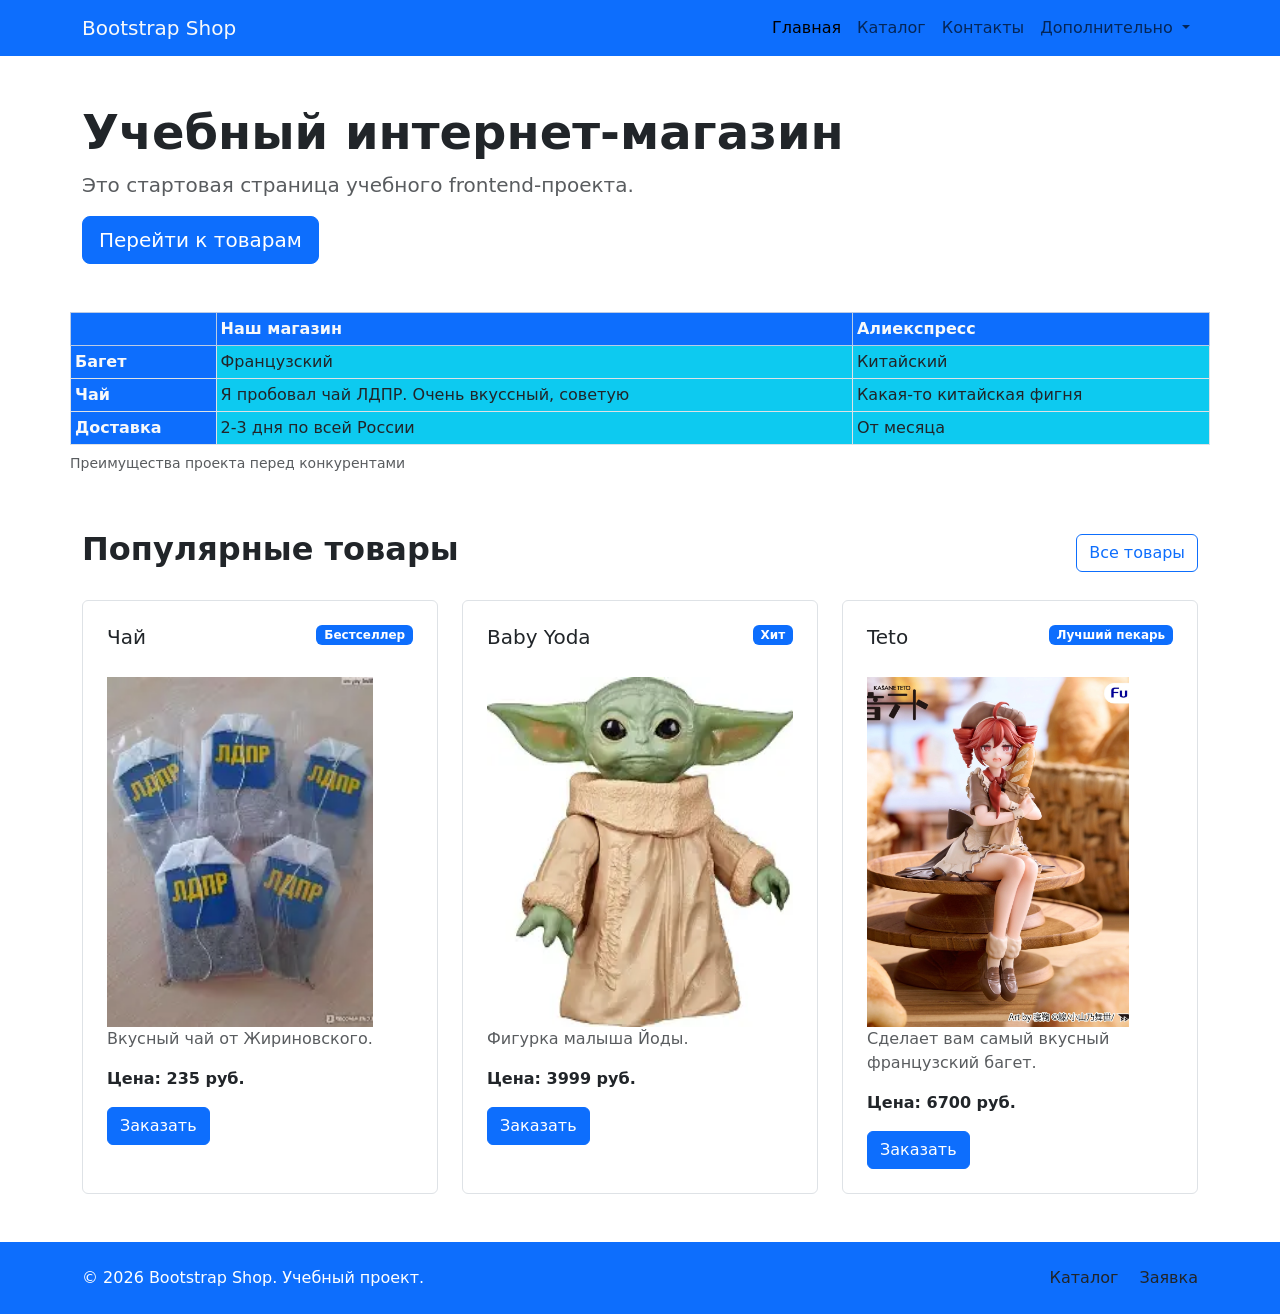
<file: index.html>
<!DOCTYPE html>
<html lang="ru">
<head>
  <meta charset="UTF-8">
  <meta name="viewport" content="width=device-width, initial-scale=1.0">
  <meta property="og:type" content="website">
  <meta property="og:title" content="Учебный интернет-магазин">
  <meta property="og:description" content="Учебный frontend-проект интернет-магазина.">
  <meta property="og:image" content="https://needmorecoffee2.github.io/kr2-bootstrap-shop/images/preview.jpg">
  <title>Главная страница</title>
  <!-- <link rel="stylesheet" href="https://cdn.jsdelivr.net/npm/bootstrap@5.3.3/dist/css/bootstrap.min.css"> -->
  <link rel="stylesheet" href="vendor/bootstrap/css/bootstrap.min.css">
  <link rel="stylesheet" href="css/custom.css">
  <!-- <script src="https://cdn.jsdelivr.net/npm/bootstrap@5.3.3/dist/js/bootstrap.bundle.min.js" defer></script> -->
  <script src="vendor/bootstrap/js/bootstrap.bundle.min.js" defer></script>
</head>
<body>
  <header>
    <nav class="navbar navbar-expand-lg bg-primary">
      <div class="container">
        <a class="navbar-brand text-light" href="index.html">Bootstrap Shop</a>

        <button
          class="navbar-toggler"
          type="button"
          data-bs-toggle="collapse"
          data-bs-target="#mainNavbar"
          aria-controls="mainNavbar"
          aria-expanded="false"
          aria-label="Переключить навигацию"
        >
          <span class="navbar-toggler-icon"></span>
        </button>

        <div class="collapse navbar-collapse" id="mainNavbar">
          <ul class="navbar-nav ms-auto">
            <li class="nav-item">
              <a class="nav-link active" aria-current="page" href="index.html">
                Главная
              </a>
            </li>
            <li class="nav-item">
              <a class="nav-link" href="catalog.html">Каталог</a>
            </li>
            <li class="nav-item">
              <a class="nav-link" href="contacts.html">Контакты</a>
            </li>
            <li class="nav-item dropdown">
              <a
                class="nav-link dropdown-toggle"
                href="#"
                role="button"
                data-bs-toggle="dropdown"
                aria-expanded="false"
              >
                Дополнительно
              </a>
              <ul class="dropdown-menu">
                <li><a class="dropdown-item" href="order.html">Оформить заявку</a></li>
                <li><a class="dropdown-item" href="index.html#popular">Популярные товары</a></li>
                <li><a class="dropdown-item" href="index.html#advantages">Преимущества</a></li>
              </ul>
            </li>
          </ul>
        </div>
      </div>
    </nav>
  </header>

  <main>
    <section class="container my-5" class="row align-items-center g-4">
      <h1 class="display-5 fw-bold">Учебный интернет-магазин</h1>
      <p class="lead text-muted">
        Это стартовая страница учебного frontend-проекта.
      </p>
      <a class="btn btn-primary btn-lg" href="#popular">Перейти к товарам</a>
    </section>

    <table class="table w-200% table-hover table-bordered table-sm container" id="advantages">
      <caption class="small text-muted">Преимущества проекта перед конкурентами</caption>

      <thead class="table-primary">
        <tr>
          <th class="bg-primary text-light" scope="col"></th>
          <th class="bg-primary text-light" scope="col">Наш магазин</th>
          <th class="bg-primary text-light" scope="col">Алиекспресс</th>
        </tr>

        <tbody>
          <tr>
            <th class="bg-primary text-light" scope="row">Багет</th>
            <td class="bg-info">Французский</td>
            <td class="bg-info">Китайский</td>
          </tr>
          <tr>
            <th class="bg-primary text-light" scope="row">Чай</th>
            <td class="bg-info">Я пробовал чай ЛДПР. Очень вкуссный, советую</td>
            <td class="bg-info">Какая-то китайская фигня</td>
          </tr>
          <tr>
            <th class="bg-primary text-light" scope="row">Доставка</th>
            <td class="bg-info">2-3 дня по всей России</td>
            <td class="bg-info">От месяца</td>
          </tr>
        </tbody>
      </thead>
    </table>

    <section class="container my-5" id="popular">
      <div class="d-flex justify-content-between align-items-center mb-4">
        <h2 class="display-7 fw-bold">Популярные товары</h2>
        <a class="btn btn-outline-primary" href="catalog.html">Все товары</a>
      </div>

      <div class="row g-4">
        <article class="col-12 col-md-6 col-lg-4">
          <div class="border rounded h-100 p-4">
            <div class="d-flex justify-content-between align-items-start mb-3">
              <h3 class="h5">Чай</h3>
              <span class="badge bg-primary mb-3">Бестселлер</span>
            </div>
            <img class="img-fluid placeholder-box" src="images/tea.webp">
            <p class="text-muted">Вкусный чай от Жириновского.</p>
            <p class="mb-3 fw-bold">Цена: 235 руб.</p>
            <a class="btn btn-primary" href="product.html?id=3" data-product="3">Заказать</a>
          </div>
        </article>

        <article class="col-12 col-md-6 col-lg-4">
          <div class="border rounded h-100 p-4">
            <div class="d-flex justify-content-between align-items-start mb-3">
              <h3 class="h5">Baby Yoda</h3>
              <span class="badge bg-primary mb-3">Хит</span>
            </div>
            <img class="img-fluid placeholder-box" src="images/BY.webp">
            <p class="text-muted">Фигурка малыша Йоды.</p>
            <p class="fw-bold mb-3">Цена: 3999 руб.</p>
            <a class="btn btn-primary" type="button" href="product.html?id=1" data-product="1">Заказать</a>
          </div>
        </article>

        <article class="col-12 col-md-6 col-lg-4">
          <div class="border rounded h-100 p-4">
            <div class="d-flex justify-content-between align-items-start mb-3">
              <h3 class="h5">Teto</h3>
              <span class="badge bg-primary mb-3">Лучший пекарь</span>
            </div>
            <img class="img-fluid placeholder-box" src="images/Banner.webp">
            <p class="text-muted">Cделает вам самый вкусный французский багет.</p>
            <p class="fw-bold mb-3">Цена: 6700 руб.</p>
            <a class="btn btn-primary" type="button" href="product.html?id=5" data-product="5">Заказать</a>
          </div>
        </article>
    </section>
  </main>

  <footer class="bg-primary text-white py-4 mt-5">
    <div class="container">
      <div class="row align-items-center g-3">
        <div class="col-12 col-md-6">
          <p class="mb-0">
            &copy; 2026 Bootstrap Shop. Учебный проект.
          </p>
        </div>

        <div class="col-12 col-md-6 text-md-end">
          <a class="text-dark text-decoration-none me-3" href="catalog.html">
            Каталог
          </a>
          <a class="text-dark text-decoration-none" href="order.html">
            Заявка
          </a>
        </div>
      </div>
    </div>
  </footer>
</body>
</html>
</file>
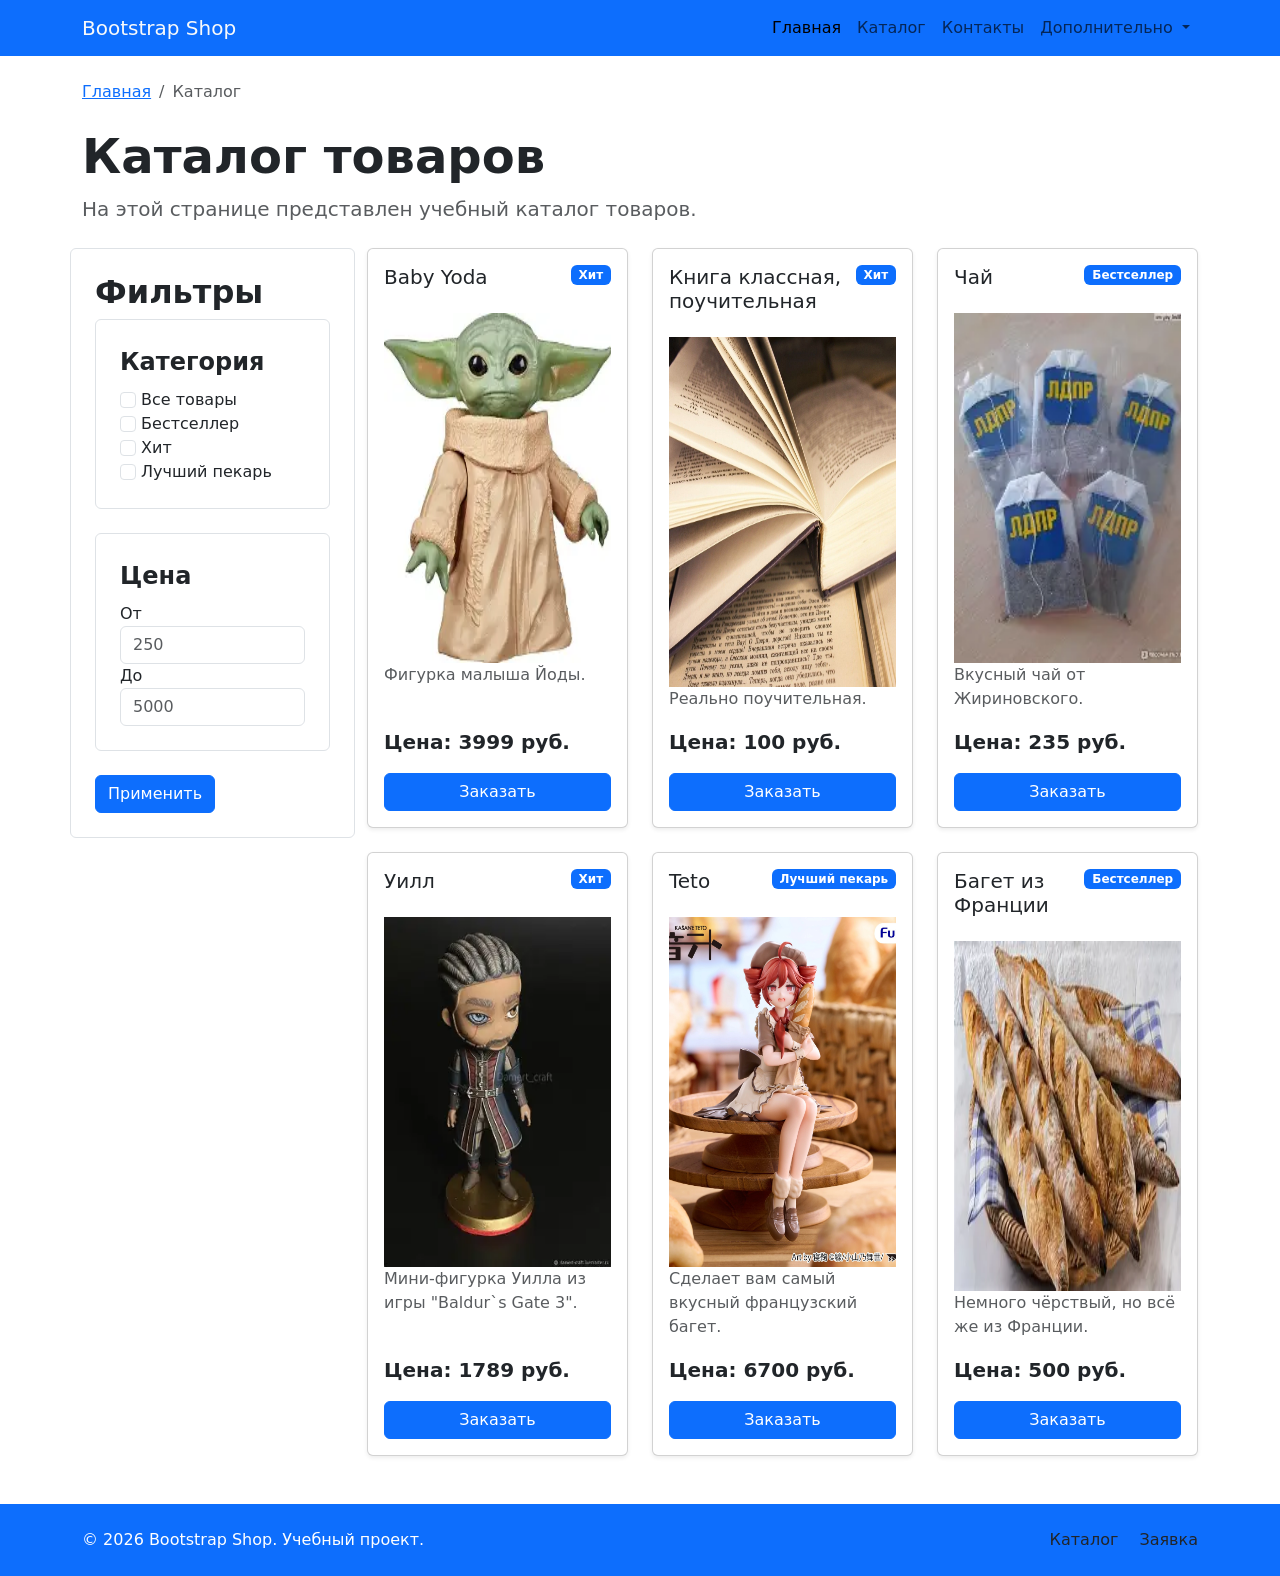
<file: catalog.html>
<!DOCTYPE html>
<html lang="ru">
<head>
  <meta charset="UTF-8">
  <meta name="viewport" content="width=device-width, initial-scale=1.0">
  <meta property="og:type" content="website">
  <meta property="og:title" content="Учебный интернет-магазин">
  <meta property="og:description" content="Учебный frontend-проект интернет-магазина.">
  <meta property="og:image" content="https://needmorecoffee2.github.io/kr2-bootstrap-shop/images/preview.jpg">
  <title>Каталог товаров</title>
  <link rel="stylesheet" href="vendor/bootstrap/css/bootstrap.min.css">
  <link rel="stylesheet" href="css/custom.css">
  <script src="vendor/bootstrap/js/bootstrap.bundle.min.js" defer></script>
</head>
<body>
  <header>
    <nav class="navbar navbar-expand-lg bg-primary">
      <div class="container">
        <a class="navbar-brand text-light" href="index.html">Bootstrap Shop</a>

        <button
          class="navbar-toggler"
          type="button"
          data-bs-toggle="collapse"
          data-bs-target="#mainNavbar"
          aria-controls="mainNavbar"
          aria-expanded="false"
          aria-label="Переключить навигацию"
        >
          <span class="navbar-toggler-icon"></span>
        </button>

        <div class="collapse navbar-collapse" id="mainNavbar">
          <ul class="navbar-nav ms-auto">
            <li class="nav-item">
              <a class="nav-link active" aria-current="page" href="index.html">
                Главная
              </a>
            </li>
            <li class="nav-item">
              <a class="nav-link" href="catalog.html">Каталог</a>
            </li>
            <li class="nav-item">
              <a class="nav-link" href="contacts.html">Контакты</a>
            </li>
            <li class="nav-item dropdown">
              <a
                class="nav-link dropdown-toggle"
                href="#"
                role="button"
                data-bs-toggle="dropdown"
                aria-expanded="false"
              >
                Дополнительно
              </a>
              <ul class="dropdown-menu">
                <li><a class="dropdown-item" href="order.html">Оформить заявку</a></li>
                <li><a class="dropdown-item" href="index.html#popular">Популярные товары</a></li>
                <li><a class="dropdown-item" href="index.html#advantages">Преимущества</a></li>
              </ul>
            </li>
          </ul>
        </div>
      </div>
    </nav>
  </header>

  <main>
    <nav class="container mt-4" aria-label="breadcrumb">
      <ul class="breadcrumb">
        <li class="breadcrumb-item"><a href="index.html">Главная</a></li>
        <li class="breadcrumb-item active" aria-current="page">Каталог</a></li>
      </ul>
    </nav>

    <section class="container my-4">
      <h1 class="display-5 fw-bold">Каталог товаров</h1>
      <p class="lead text-muted">
        На этой странице представлен учебный каталог товаров.
      </p>
    </section>

    <section class="container my-4">
        <div class="row g-4">
            <aside class="col-12 col-md-3 border rounded h-100 p-4">
                <h2 class="display-7 fw-bold">Фильтры</h2>

                <form action="#" method="get">
                    <fieldset class="border rounded h-100 p-4 mb-4 d-flex flex-column">
                        <legend class="display-9 fw-bold">Категория</legend>

                        <label class="filters-form__label">
                            <input class="form-check-input" type="checkbox" name="category" value="all">
                            Все товары
                        </label>

                        <label class="filters-form__label">
                            <input class="form-check-input" type="checkbox" name="category" value="popular">
                            Бестселлер
                        </label>

                        <label class="filters-form__label">
                            <input class="form-check-input" type="checkbox" name="category" value="new">
                            Хит
                        </label>

                        <label class="filters-form__label">
                            <input class="form-check-input" type="checkbox" name="category" value="popular">
                            Лучший пекарь
                        </label>
                    </fieldset>

                    <fieldset class="border rounded h-100 p-4 mb-4 d-flex flex-column">
                        <legend class="display-9 fw-bold">Цена</legend>

                        <label for="price-from">От</label>
                        <input class="form-control" id="price-from" name="price-from" type="number" min="0" placeholder="250">

                        <label for="price-to">До</label>
                        <input class="form-control" id="price-to" name="price-to" type="number" min="0" placeholder="5000">
                    </fieldset>

                    <button class="btn btn-primary" type="submit">Применить</button>
                </form>
            </aside>

            <section class="col-12 col-md-9">

                <section class="row g-4">

                    <article class="col-12 col-md-6 col-lg-4">
                        <div class="card h-100 shadow-sm">
                            <div class="card-body d-flex flex-column">
                                <div class="d-flex justify-content-between align-items-start mb-3">
                                    <h2 class="card-title h5">Baby Yoda</h2>
                                    <span class="badge bg-primary">Хит</span>
                                </div>
                                <img class="img-fluid placeholder-box" src="images/BY.webp">
                                <p class="card-text text-muted">Фигурка малыша Йоды.</p>
                                <p class="fw-bold fs-5 mt-auto">Цена: 3999 руб.</p>
                                <a class="btn btn-primary" type="button" href="product.html?id=1" data-product="1">Заказать</a>
                            </div>
                        </div>
                    </article>

                    <article class="col-12 col-md-6 col-lg-4">
                        <div class="card h-100 shadow-sm">
                            <div class="card-body d-flex flex-column">
                                <div class="d-flex justify-content-between align-items-start mb-3">
                                    <h2 class="card-title h5">Книга классная, поучительная</h2>
                                    <span class="badge bg-primary">Хит</span>
                                </div>
                                <img class="img-fluid placeholder-box" src="images/Book.webp">
                                <p class="card-text text-muted">Реально поучительная.</p>
                                <p class="fw-bold fs-5 mt-auto">Цена: 100 руб.</p>
                                <a class="btn btn-primary" type="button" href="product.html?id=2" data-product="2">Заказать</a>
                            </div>
                        </div>
                    </article>

                    <article class="col-12 col-md-6 col-lg-4">
                        <div class="card h-100 shadow-sm">
                            <div class="card-body d-flex flex-column">
                                <div class="d-flex justify-content-between align-items-start mb-3">
                                    <h2 class="card-title h5">Чай</h2>
                                    <span class="badge bg-primary">Бестселлер</span>
                                </div>
                                <img class="img-fluid placeholder-box" src="images/tea.webp">
                                <p class="card-text text-muted">Вкусный чай от Жириновского.</p>
                                <p class="fw-bold fs-5 mt-auto">Цена: 235 руб.</p>
                                <a class="btn btn-primary" type="button" href="product.html?id=3" data-product="3">Заказать</a>
                            </div>
                        </div>
                    </article>

                    <article class="col-12 col-md-6 col-lg-4">
                        <div class="card h-100 shadow-sm">
                            <div class="card-body d-flex flex-column">
                                <div class="d-flex justify-content-between align-items-start mb-3">
                                    <h2 class="card-title h5">Уилл</h2>
                                    <span class="badge bg-primary">Хит</span>
                                </div>
                                <img class="img-fluid placeholder-box" src="images/BG3.webp">
                                <p class="card-text text-muted">Мини-фигурка Уилла из игры "Baldur`s Gate 3".</p>
                                <p class="fw-bold fs-5 mt-auto">Цена: 1789 руб.</p>
                                <a class="btn btn-primary" type="button" href="product.html?id=4" data-product="4">Заказать</a>
                            </div>
                        </div>
                    </article>

                    <article class="col-12 col-md-6 col-lg-4">
                        <div class="card h-100 shadow-sm">
                            <div class="card-body d-flex flex-column">
                                <div class="d-flex justify-content-between align-items-start mb-3">
                                    <h2 class="card-title h5">Teto</h2>
                                    <span class="badge bg-primary">Лучший пекарь</span>
                                </div>
                                <img class="img-fluid placeholder-box" src="images/Banner.webp">
                                <p class="card-text text-muted">Сделает вам самый вкусный французский багет.</p>
                                <p class="fw-bold fs-5 mt-auto">Цена: 6700 руб.</p>
                                <a class="btn btn-primary" type="button" href="product.html?id=5" data-product="5">Заказать</a>
                            </div>
                        </div>
                    </article>

                    <article class="col-12 col-md-6 col-lg-4">
                        <div class="card h-100 shadow-sm">
                            <div class="card-body d-flex flex-column">
                                <div class="d-flex justify-content-between align-items-start mb-3">
                                    <h2 class="card-title h5">Багет из Франции</h2>
                                    <span class="badge bg-primary">Бестселлер</span>
                                </div>
                                <img class="img-fluid placeholder-box" src="images/France.webp">
                                <p class="card-text text-muted">Немного чёрствый, но всё же из Франции.</p>
                                <p class="fw-bold fs-5 mt-auto">Цена: 500 руб.</p>
                                <a class="btn btn-primary" type="button" href="product.html?id=6" data-product="6">Заказать</a>
                            </div>
                        </div>
                    </article>
                </section>
            </section>
        </div>
    </section>
  </main>

  <footer class="bg-primary text-white py-4 mt-5">
    <div class="container">
        <div class="row align-items-center g-3">
            <div class="col-12 col-md-6">
                <p class="mb-0">
                    &copy; 2026 Bootstrap Shop. Учебный проект.
                </p>
            </div>

            <div class="col-12 col-md-6 text-md-end">
                <a class="text-dark text-decoration-none me-3" href="catalog.html">
                    Каталог
                </a>
                <a class="text-dark text-decoration-none" href="order.html">
                    Заявка
                </a>
            </div>
        </div>
    </div>
  </footer>
</body>
</html>
</file>
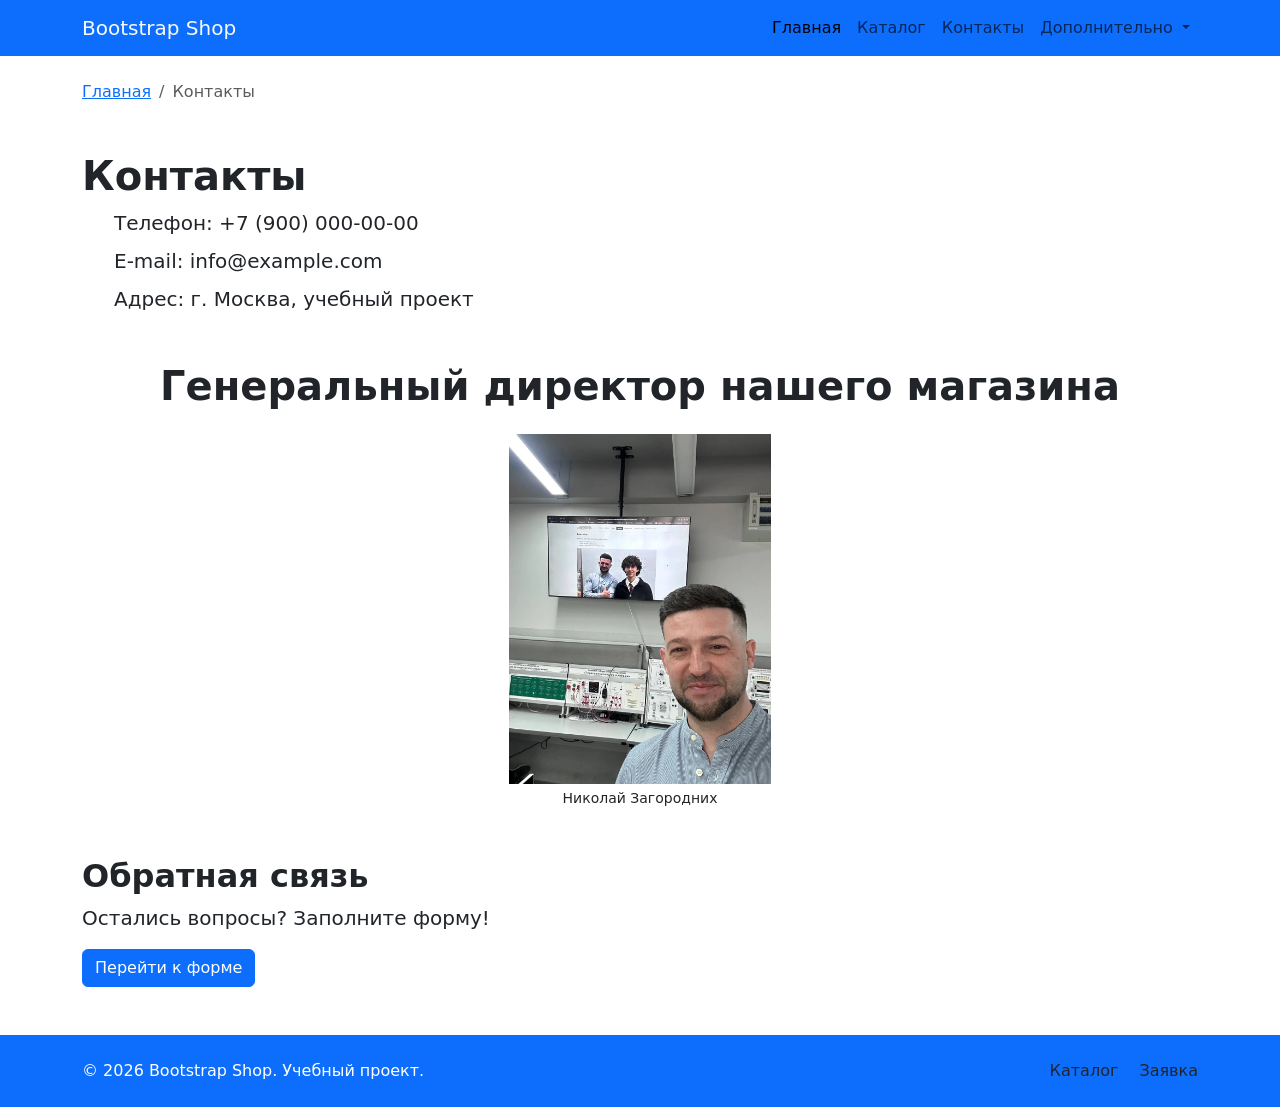
<file: contacts.html>
<!DOCTYPE html>
<html lang="ru">
<head>
  <meta charset="UTF-8">
  <meta name="viewport" content="width=device-width, initial-scale=1.0">
  <meta property="og:type" content="website">
  <meta property="og:title" content="Учебный интернет-магазин">
  <meta property="og:description" content="Учебный frontend-проект интернет-магазина.">
  <meta property="og:image" content="https://needmorecoffee2.github.io/kr2-bootstrap-shop/images/preview.jpg">
  <title>Контакты</title>
  <link rel="stylesheet" href="vendor/bootstrap/css/bootstrap.min.css">
  <link rel="stylesheet" href="css/custom.css">
  <script src="vendor/bootstrap/js/bootstrap.bundle.min.js" defer></script>
</head>
<body>
  <header>
    <nav class="navbar navbar-expand-lg bg-primary">
      <div class="container">
        <a class="navbar-brand text-light" href="index.html">Bootstrap Shop</a>

        <button
          class="navbar-toggler"
          type="button"
          data-bs-toggle="collapse"
          data-bs-target="#mainNavbar"
          aria-controls="mainNavbar"
          aria-expanded="false"
          aria-label="Переключить навигацию"
        >
          <span class="navbar-toggler-icon"></span>
        </button>

        <div class="collapse navbar-collapse" id="mainNavbar">
          <ul class="navbar-nav ms-auto">
            <li class="nav-item">
              <a class="nav-link active" aria-current="page" href="index.html">
                Главная
              </a>
            </li>
            <li class="nav-item">
              <a class="nav-link" href="catalog.html">Каталог</a>
            </li>
            <li class="nav-item">
              <a class="nav-link" href="contacts.html">Контакты</a>
            </li>
            <li class="nav-item dropdown">
              <a
                class="nav-link dropdown-toggle"
                href="#"
                role="button"
                data-bs-toggle="dropdown"
                aria-expanded="false"
              >
                Дополнительно
              </a>
              <ul class="dropdown-menu">
                <li><a class="dropdown-item" href="order.html">Оформить заявку</a></li>
                <li><a class="dropdown-item" href="index.html#popular">Популярные товары</a></li>
                <li><a class="dropdown-item" href="index.html#advantages">Преимущества</a></li>
              </ul>
            </li>
          </ul>
        </div>
      </div>
    </nav>
  </header>

  <main>
    <nav class="container mt-4" aria-label="breadcrumb">
      <ul class="breadcrumb">
        <li class="breadcrumb-item"><a href="index.html">Главная</a></li>
        <li class="breadcrumb-item active" aria-current="page">Контакты</a></li>
      </ul>
    </nav>

    <section class="container my-5">
      <h1 class="fw-bold display-7">Контакты</h1>

      <ul class="list-group-flush">
        <li class="list-group-item mt-2 lead">Телефон: +7 (900) 000-00-00</li>
        <li class="list-group-item mt-2 lead">E-mail: info@example.com</li>
        <li class="list-group-item mt-2 lead">Адрес: г. Москва, учебный проект</li>
      </ul>
    </section>

    <aside class="container my-5 d-flex flex-column align-items-center">
      <h1 class="fw-bold display-7 mb-4">Генеральный директор нашего магазина</h1>
      <img src="images/general.webp" class="img-fluid placeholder-box mb-1">
      <small>Николай Загородних</small>
    </aside>

    <section class="container my-5" id="feedback">
      <h2 class="fw-bold display-7">Обратная связь</h2>
      <p class="lead">
        Остались вопросы? Заполните форму!
      </p>
      <a class="btn btn-primary" href="order.html">Перейти к форме</a>
    </section>
  </main>

  <footer class="bg-primary text-white py-4 mt-5">
    <div class="container">
        <div class="row align-items-center g-3">
          <div class="col-12 col-md-6">
              <p class="mb-0">
                &copy; 2026 Bootstrap Shop. Учебный проект.
              </p>
          </div>

          <div class="col-12 col-md-6 text-md-end">
              <a class="text-dark text-decoration-none me-3" href="catalog.html">
                Каталог
              </a>
              <a class="text-dark text-decoration-none" href="order.html">
                Заявка
              </a>
          </div>
        </div>
    </div>
  </footer>
</body>
</html>
</file>
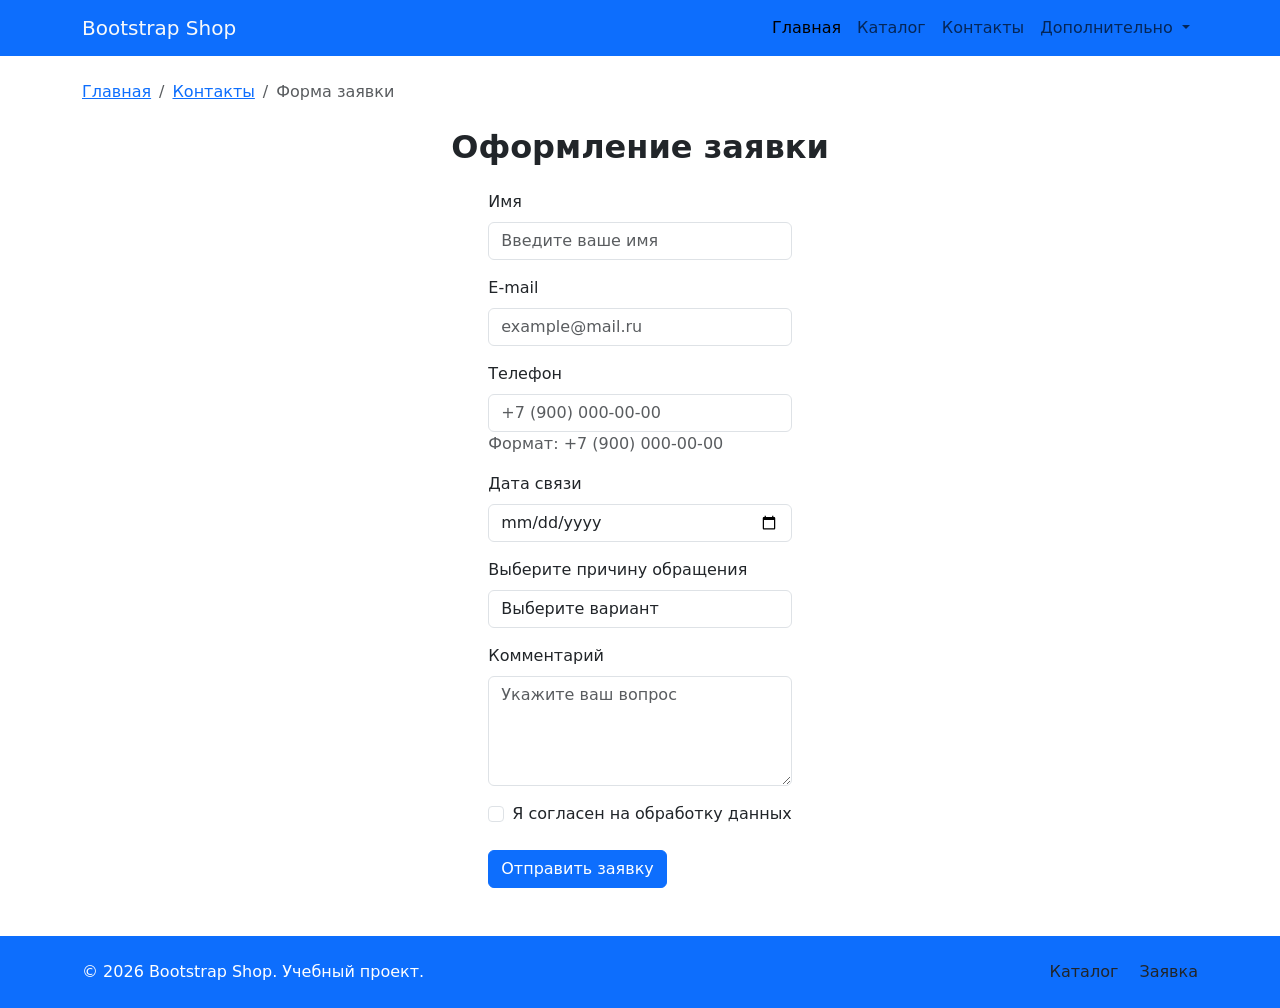
<file: order.html>
<!DOCTYPE html>
<html lang="ru">
<head>
  <meta charset="UTF-8">
  <meta name="viewport" content="width=device-width, initial-scale=1.0">
  <meta property="og:type" content="website">
  <meta property="og:title" content="Учебный интернет-магазин">
  <meta property="og:description" content="Учебный frontend-проект интернет-магазина.">
  <meta property="og:image" content="https://needmorecoffee2.github.io/kr2-bootstrap-shop/images/preview.jpg">
  <title>Оформление заявки</title>
  <link rel="stylesheet" href="vendor/bootstrap/css/bootstrap.min.css">
  <link rel="stylesheet" href="css/custom.css">
  <script src="vendor/bootstrap/js/bootstrap.bundle.min.js" defer></script>
</head>
<body>
  <header>
    <nav class="navbar navbar-expand-lg bg-primary">
      <div class="container">
        <a class="navbar-brand text-light" href="index.html">Bootstrap Shop</a>

        <button
          class="navbar-toggler"
          type="button"
          data-bs-toggle="collapse"
          data-bs-target="#mainNavbar"
          aria-controls="mainNavbar"
          aria-expanded="false"
          aria-label="Переключить навигацию"
        >
          <span class="navbar-toggler-icon"></span>
        </button>

        <div class="collapse navbar-collapse" id="mainNavbar">
          <ul class="navbar-nav ms-auto">
            <li class="nav-item">
              <a class="nav-link active" aria-current="page" href="index.html">
                Главная
              </a>
            </li>
            <li class="nav-item">
              <a class="nav-link" href="catalog.html">Каталог</a>
            </li>
            <li class="nav-item">
              <a class="nav-link" href="contacts.html">Контакты</a>
            </li>
            <li class="nav-item dropdown">
              <a
                class="nav-link dropdown-toggle"
                href="#"
                role="button"
                data-bs-toggle="dropdown"
                aria-expanded="false"
              >
                Дополнительно
              </a>
              <ul class="dropdown-menu">
                <li><a class="dropdown-item" href="order.html">Оформить заявку</a></li>
                <li><a class="dropdown-item" href="index.html#popular">Популярные товары</a></li>
                <li><a class="dropdown-item" href="index.html#advantages">Преимущества</a></li>
              </ul>
            </li>
          </ul>
        </div>
      </div>
    </nav>
  </header>

  <main>
    <nav class="container mt-4" aria-label="breadcrumb">
      <ul class="breadcrumb">
        <li class="breadcrumb-item"><a href="index.html">Главная</a></li>
        <li class="breadcrumb-item"><a href="contacts.html">Контакты</a></li>
        <li class="breadcrumb-item active" aria-current="page">Форма заявки</a></li>
      </ul>
    </nav>

    <section class="container my-4 d-flex flex-column align-items-center">
      <h2 class="fw-bold display-7 mb-4">Оформление заявки</h2>

      <form class="d-flex flex-column" action="#" method="post" novalidate>
        <div class="d-flex flex-column mb-3">
          <label class="form-label" for="order-name">Имя</label>
          <input
          class="form-control"
          id="order-name"
          name="name"
          type="text"
          placeholder="Введите ваше имя"
          minlength="2"
          autocomplete="given-name"
          required
          >
        </div>

        <div class="d-flex flex-column mb-3">
          <label class="form-label" for="order-email">E-mail</label>
          <input
          class="form-control"
          id="order-email"
          name="email"
          type="email"
          placeholder="example@mail.ru"
          autocomplete="email"
          required
          >
        </div>

        <div class="d-flex flex-column mb-3">
          <label class="form-label" for="order-phone">Телефон</label>
          <input
          class="form-control"
          id="order-phone"
          name="phone"
          type="tel"
          inputmode="tel"
          placeholder="+7 (900) 000-00-00"
          pattern="^\+7 \(\d{3}\) \d{3}-\d{2}-\d{2}$"
          required
          >
          <small class="fs-6 text-muted">Формат: +7 (900) 000-00-00</small>
        </div>

        <div class="d-flex flex-column mb-3">
          <label class="form-label" for="order-date">Дата связи</label>
          <input
          class="form-control"
          id="order-date"
          name="date"
          type="date"
          >
        </div>

        <div class="d-flex flex-column mb-3">
          <label class="form-label" for="order-topic">Выберите причину обращения</label>
          <select class="form-control" id="order-topic" name="topic" required>
            <option>Выберите вариант</option>
            <option value="question">Хочу задать вопрос</option>
            <option value="delivery_time">Узнать статус доставки</option>
          </select>
        </div>

        <div class="d-flex flex-column mb-3">
          <label class="form-label" for="order-comment">Комментарий</label>
          <textarea
          class="form-control"
          id="order-comment"
          name="comment"
          rows="4"
          placeholder="Укажите ваш вопрос"
          ></textarea>
        </div>

        <div class="form-check mb-3">
          <label class="form-label">
            <input
                class="form-check-input"
                id="order-agreement"
                name="agreement"
                type="checkbox"
                required
            >
            Я согласен на обработку данных
          </label>
        </div>

        <div>
            <button class="btn btn-primary" type="submit">Отправить заявку</button>
        </div>
      </form>
    </section>
  </main>

  <footer class="bg-primary text-white py-4 mt-5">
    <div class="container">
      <div class="row align-items-center g-3">
        <div class="col-12 col-md-6">
          <p class="mb-0">
            &copy; 2026 Bootstrap Shop. Учебный проект.
          </p>
        </div>

        <div class="col-12 col-md-6 text-md-end">
          <a class="text-dark text-decoration-none me-3" href="catalog.html">
            Каталог
          </a>
          <a class="text-dark text-decoration-none" href="order.html">
            Заявка
          </a>
        </div>
      </div>
    </div>
  </footer>
</body>
</html>
</file>
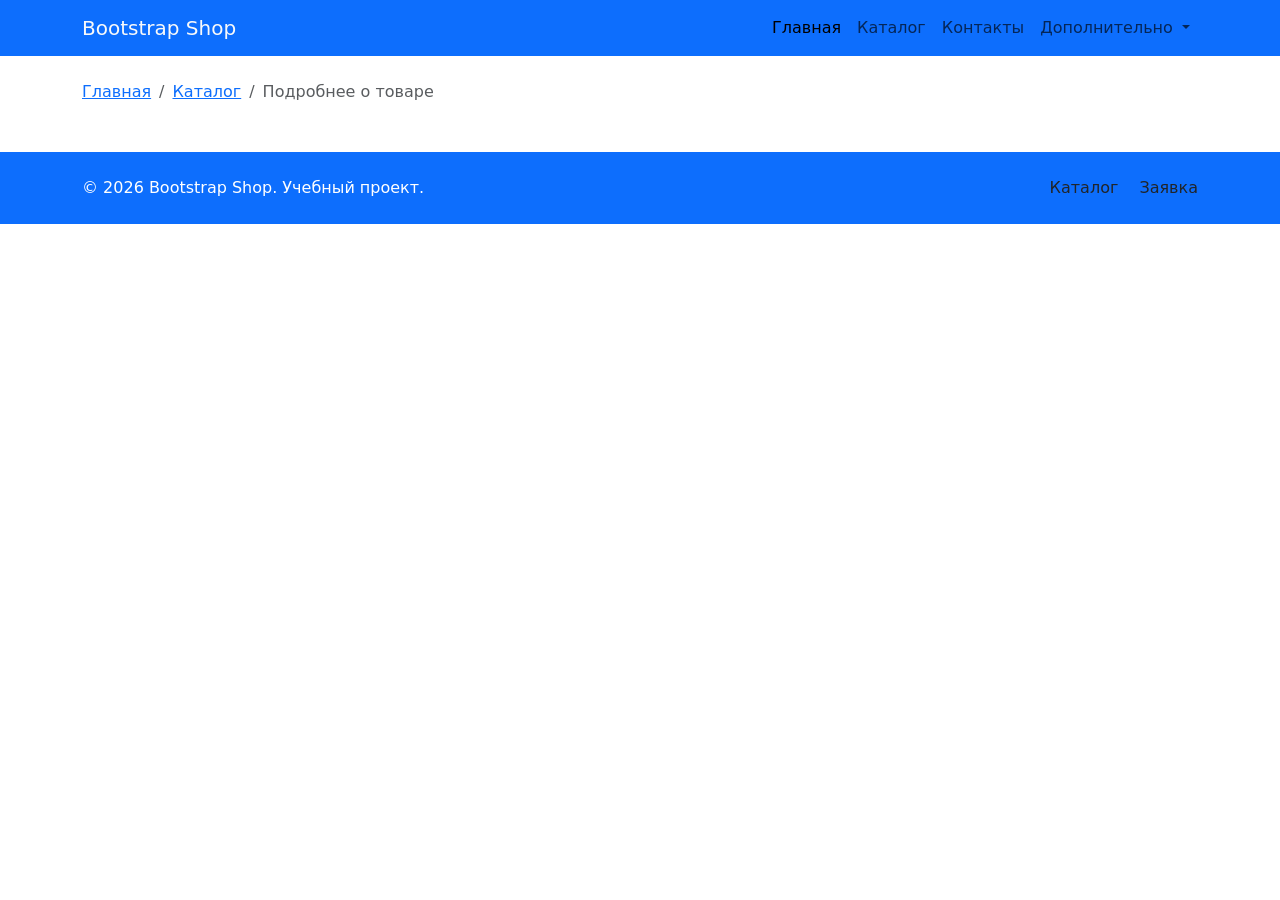
<file: product.html>
<!DOCTYPE html>
<html lang="ru">
<head>
  <meta charset="UTF-8">
  <meta name="viewport" content="width=device-width, initial-scale=1.0">
  <meta property="og:type" content="website">
  <meta property="og:title" content="Учебный интернет-магазин">
  <meta property="og:description" content="Учебный frontend-проект интернет-магазина.">
  <meta property="og:image" content="https://needmorecoffee2.github.io/kr2-bootstrap-shop/images/preview.jpg">
  <title>Карточка товара</title>
  <link rel="stylesheet" href="vendor/bootstrap/css/bootstrap.min.css">
  <link rel="stylesheet" href="css/custom.css">
  <script src="vendor/bootstrap/js/bootstrap.bundle.min.js" defer></script>
  <script src="js/product.js" defer></script>
</head>
<body>
  <header>
    <nav class="navbar navbar-expand-lg bg-primary">
      <div class="container">
        <a class="navbar-brand text-light" href="index.html">Bootstrap Shop</a>

        <button
          class="navbar-toggler"
          type="button"
          data-bs-toggle="collapse"
          data-bs-target="#mainNavbar"
          aria-controls="mainNavbar"
          aria-expanded="false"
          aria-label="Переключить навигацию"
        >
          <span class="navbar-toggler-icon"></span>
        </button>

        <div class="collapse navbar-collapse" id="mainNavbar">
          <ul class="navbar-nav ms-auto">
            <li class="nav-item">
              <a class="nav-link active" aria-current="page" href="index.html">
                Главная
              </a>
            </li>
            <li class="nav-item">
              <a class="nav-link" href="catalog.html">Каталог</a>
            </li>
            <li class="nav-item">
              <a class="nav-link" href="contacts.html">Контакты</a>
            </li>
            <li class="nav-item dropdown">
              <a
                class="nav-link dropdown-toggle"
                href="#"
                role="button"
                data-bs-toggle="dropdown"
                aria-expanded="false"
              >
                Дополнительно
              </a>
              <ul class="dropdown-menu">
                <li><a class="dropdown-item" href="order.html">Оформить заявку</a></li>
                <li><a class="dropdown-item" href="index.html#popular">Популярные товары</a></li>
                <li><a class="dropdown-item" href="index.html#advantages">Преимущества</a></li>
              </ul>
            </li>
          </ul>
        </div>
      </div>
    </nav>
  </header>

  <main>
    <nav class="container mt-4" aria-label="breadcrumb">
      <ul class="breadcrumb">
        <li class="breadcrumb-item"><a href="index.html">Главная</a></li>
        <li class="breadcrumb-item"><a href="catalog.html">Каталог</a></li>
        <li class="breadcrumb-item active" aria-current="page">Подробнее о товаре</a></li>
      </ul>
    </nav>

    <section id="card-all-list"></section>

    <div
        class="modal fade"
        id="orderModal"
        tabindex="-1"
        aria-labelledby="orderModalLabel"
        aria-hidden="true"
        >
        <div class="modal-dialog">
            <div class="modal-content">
                <div class="modal-header">
                    <h2 class="modal-title h5" id="orderModalLabel">
                        Оформление заявки
                    </h2>
                    <button
                        type="button"
                        class="btn-close"
                        data-bs-dismiss="modal"
                        aria-label="Закрыть"
                    ></button>
                </div>

                <div class="modal-body">
                    <p class="text-muted">
                        Оставьте контактные данные, и менеджер свяжется с вами.
                    </p>

                    <form>
                        <div class="mb-3">
                            <label for="modal-name" class="form-label">Имя</label>
                            <input id="modal-name" type="text" class="form-control" required>
                        </div>

                        <div class="mb-3">
                            <label for="modal-email" class="form-label">E-mail</label>
                            <input id="modal-email" type="email" class="form-control" required>
                        </div>

                        <div class="mb-3">
                            <label for="modal-phone" class="form-label">Телефон</label>
                            <input id="modal-phone" type="tel" class="form-control" required>
                        </div>

                        <div class="mb-3 d-flex flex-column">
                            <label for="modal-comment" class="form-label">Комментарий</label>
                            <textarea
                                class="form-control"
                                id="modal-comment"
                                name="comment"
                                rows="4"
                                placeholder="Укажите ваш вопрос"
                                ></textarea>
                        </div>

                        <div class="form-check mb-3">
                            <input id="modal-agree" class="form-check-input" type="checkbox" required>
                            <label class="form-check-label" for="modal-agree">
                                Согласен на обработку данных
                            </label>
                        </div>
                    </form>
                </div>

                <div class="modal-footer">
                    <button type="button" class="btn btn-secondary" data-bs-dismiss="modal">
                        Закрыть
                    </button>
                    <button type="button" class="btn btn-primary" data-bs-dismiss="modal">
                        Отправить
                    </button>
                </div>
            </div>
        </div>
    </div>

  <footer class="bg-primary text-white py-4 mt-5">
    <div class="container">
      <div class="row align-items-center g-3">
        <div class="col-12 col-md-6">
          <p class="mb-0">
            &copy; 2026 Bootstrap Shop. Учебный проект.
          </p>
        </div>

        <div class="col-12 col-md-6 text-md-end">
          <a class="text-dark text-decoration-none me-3" href="catalog.html">
            Каталог
          </a>
          <a class="text-dark text-decoration-none" href="order.html">
            Заявка
          </a>
        </div>
      </div>
    </div>
  </footer>
</body>
</html>
</file>
<file: css/custom.css>
body {
  min-height: 100vh;
}

.placeholder-box {
  height: 350px;
}

/* не используется */
.placeholder-image {
  min-height: 320px;
}

.card-img-top {
  height: 180px;
  object-fit: cover;
}
</file>
